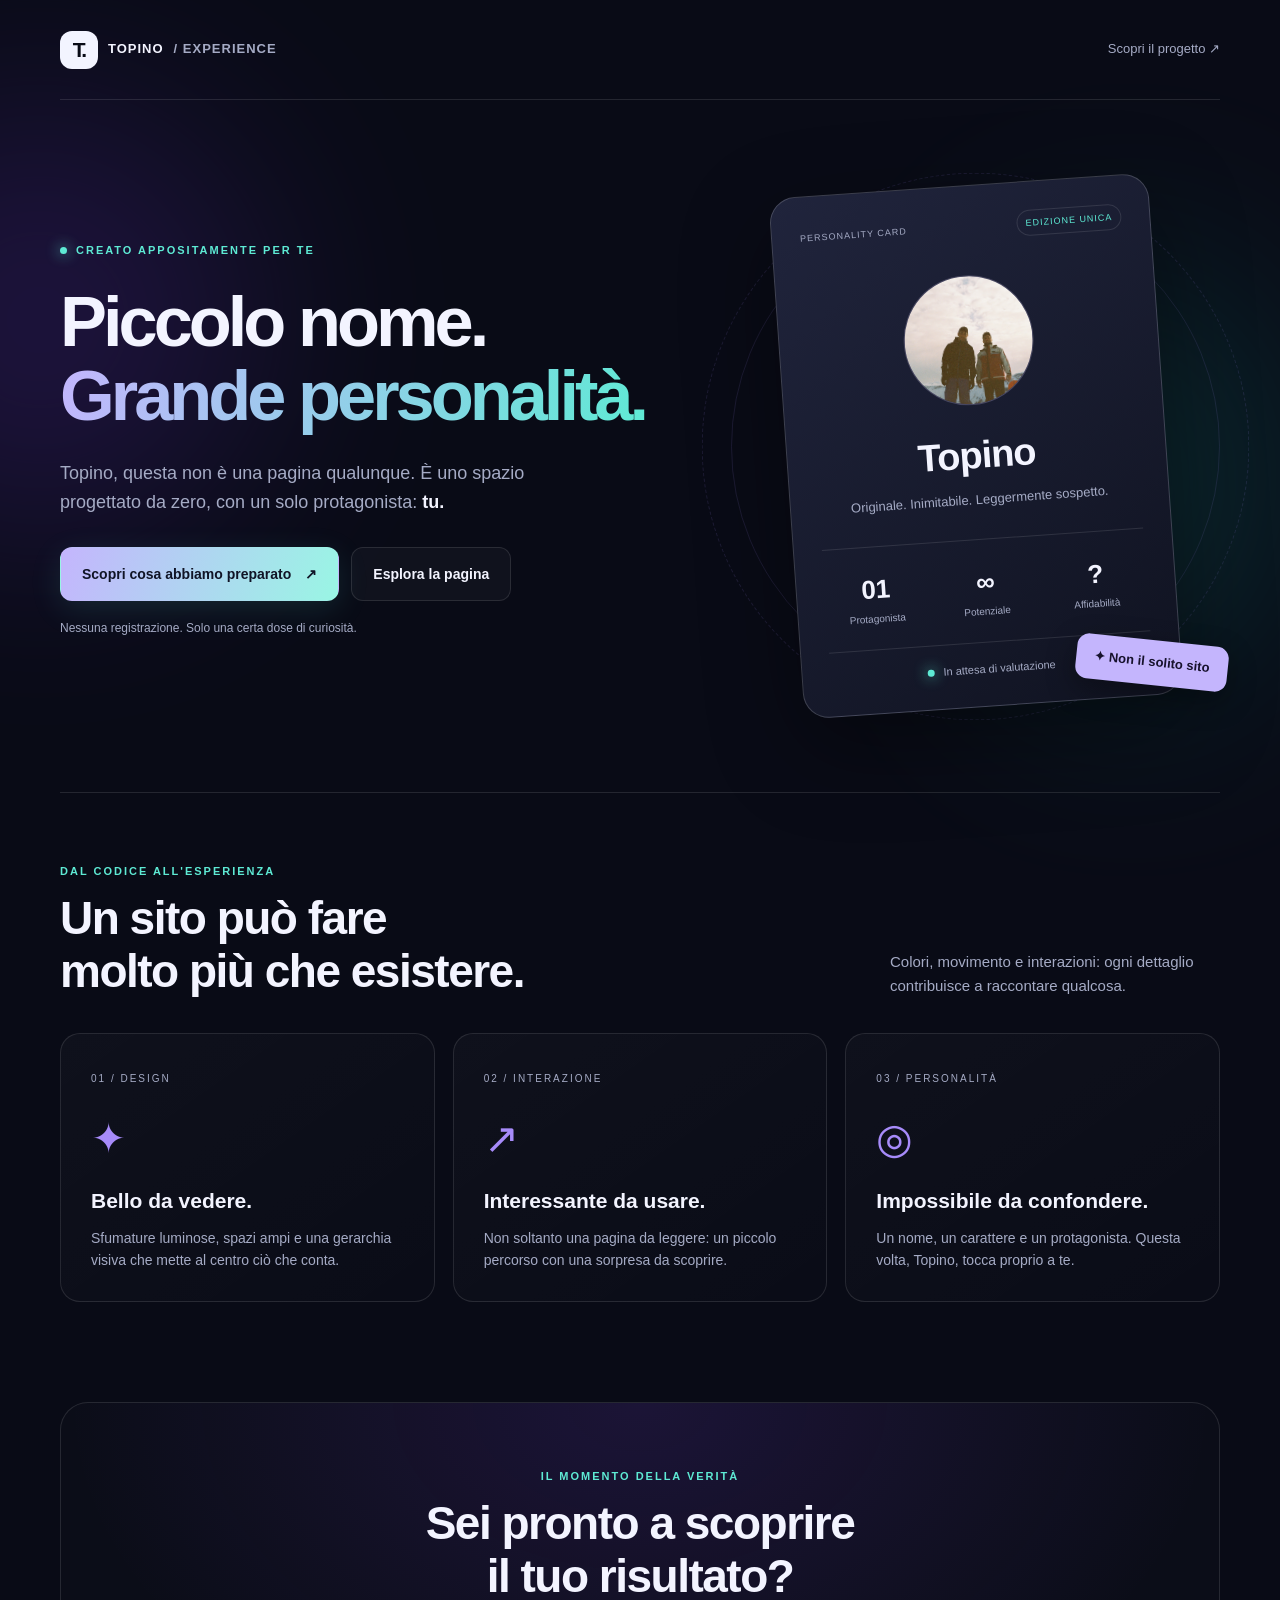
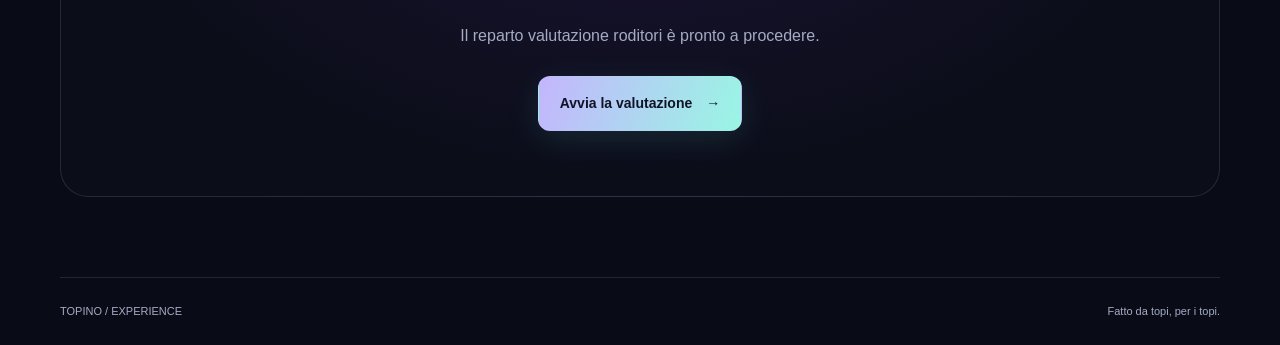
<file: index.html>
<!DOCTYPE html>
<html lang="it">
<head>
  <meta charset="UTF-8">
  <meta name="viewport" content="width=device-width, initial-scale=1.0">

  <title>Topino — Un piccolo sito, una grande sorpresa</title>
  <meta
    name="description"
    content="Un'esperienza digitale creata apposta per Topino."
  >
  <meta name="theme-color" content="#090b16">

  <link rel="stylesheet" href="./style.css">
  <script src="./script.js" defer></script>
</head>

<body>
  <div class="luce luce-uno" aria-hidden="true"></div>
  <div class="luce luce-due" aria-hidden="true"></div>

  <header class="barra contenitore">
    <a class="logo" href="#" aria-label="Topino, pagina iniziale">
      <span class="logo-icona" aria-hidden="true">T.</span>
      TOPINO<span class="logo-extra">/ EXPERIENCE</span>
    </a>

    <a class="link-menu" href="#esperienza">
      Scopri il progetto <span aria-hidden="true">↗</span>
    </a>
  </header>

  <main>
    <section class="hero contenitore" aria-labelledby="titolo">
      <div class="hero-testo">
        <p class="etichetta">
          <span class="punto" aria-hidden="true"></span>
          CREATO APPOSITAMENTE PER TE
        </p>

        <h1 id="titolo">
          Piccolo nome.<br>
          <span class="testo-sfumato">Grande personalità.</span>
        </h1>

        <p class="introduzione">
          Topino, questa non è una pagina qualunque.
          È uno spazio progettato da zero, con un solo protagonista:
          <strong>tu.</strong>
        </p>

        <div class="azioni">
          <button class="pulsante principale" id="avvia" type="button">
            Scopri cosa abbiamo preparato
            <span aria-hidden="true">↗</span>
          </button>

          <a class="pulsante secondario" href="#esperienza">
            Esplora la pagina
          </a>
        </div>

        <p class="nota">Nessuna registrazione. Solo una certa dose di curiosità.</p>
      </div>

      <div class="hero-visuale">
        <div class="orbita orbita-uno" aria-hidden="true"></div>
        <div class="orbita orbita-due" aria-hidden="true"></div>

        <article class="profilo">
          <div class="profilo-testata">
            <span>PERSONALITY CARD</span>
            <span class="badge">EDIZIONE UNICA</span>
          </div>

          <div class="avatar">
            <img
              src="./IMG_20201014_103145_779.jpg"
              alt="Foto di Topino"
              width="130"
              height="130"
            >
          </div>
          
          <h2>Topino</h2>
          <p>Originale. Inimitabile. Leggermente sospetto.</p>

          <div class="profilo-dati">
            <div>
              <strong>01</strong>
              <span>Protagonista</span>
            </div>
            <div>
              <strong>∞</strong>
              <span>Potenziale</span>
            </div>
            <div>
              <strong>?</strong>
              <span>Affidabilità</span>
            </div>
          </div>

          <div class="profilo-footer">
            <span class="punto" aria-hidden="true"></span>
            In attesa di valutazione
          </div>
        </article>

        <span class="cartellino" aria-hidden="true">
          ✦ Non il solito sito
        </span>
      </div>
    </section>

    <section class="esperienza contenitore" id="esperienza">
      <div class="titolo-sezione">
        <div>
          <p class="etichetta">DAL CODICE ALL'ESPERIENZA</p>
          <h2>Un sito può fare<br>molto più che esistere.</h2>
        </div>

        <p>
          Colori, movimento e interazioni:
          ogni dettaglio contribuisce a raccontare qualcosa.
        </p>
      </div>

      <div class="griglia">
        <article class="scheda">
          <span class="numero">01 / DESIGN</span>
          <div class="simbolo" aria-hidden="true">✦</div>
          <h3>Bello da vedere.</h3>
          <p>
            Sfumature luminose, spazi ampi e una gerarchia visiva
            che mette al centro ciò che conta.
          </p>
        </article>

        <article class="scheda">
          <span class="numero">02 / INTERAZIONE</span>
          <div class="simbolo" aria-hidden="true">↗</div>
          <h3>Interessante da usare.</h3>
          <p>
            Non soltanto una pagina da leggere:
            un piccolo percorso con una sorpresa da scoprire.
          </p>
        </article>

        <article class="scheda">
          <span class="numero">03 / PERSONALITÀ</span>
          <div class="simbolo" aria-hidden="true">◎</div>
          <h3>Impossibile da confondere.</h3>
          <p>
            Un nome, un carattere e un protagonista.
            Questa volta, Topino, tocca proprio a te.
          </p>
        </article>
      </div>
    </section>

    <section class="invito contenitore">
      <p class="etichetta">IL MOMENTO DELLA VERITÀ</p>
      <h2>Sei pronto a scoprire<br>il tuo risultato?</h2>
      <p>Il reparto valutazione roditori è pronto a procedere.</p>

      <button class="pulsante principale" id="avvia-secondario" type="button">
        Avvia la valutazione <span aria-hidden="true">→</span>
      </button>
    </section>
  </main>

  <footer class="contenitore footer">
    <span>TOPINO / EXPERIENCE</span>
    <span>Fatto da topi, per i topi.</span>
  </footer>

  <dialog id="sorpresa" aria-labelledby="titolo-dialogo">
    <button
      class="chiudi"
      id="chiudi"
      type="button"
      aria-label="Chiudi la finestra"
    >×</button>

    <div id="caricamento">
      <p class="etichetta">TOPINO ANALYSIS LAB</p>
      <h2 id="titolo-dialogo">Analisi in corso.</h2>
      <p id="stato" role="status">Preparazione della valutazione…</p>

      <div
        class="traccia"
        id="progresso"
        role="progressbar"
        aria-label="Avanzamento della valutazione"
        aria-valuemin="0"
        aria-valuemax="100"
        aria-valuenow="0"
      >
        <div id="barra-progresso"></div>
      </div>

      <p class="nota">Procedura altamente poco scientifica.</p>
    </div>

    <div id="risultato" hidden>
      <div class="emoji-risultato" aria-hidden="true">🏆🐭</div>
      <p class="etichetta">VALUTAZIONE COMPLETATA</p>
      <h2 id="titolo-risultato" tabindex="-1">
        Sei un<br><span class="testo-sfumato"> Topino.</span>
      </h2>

      <p class="messaggio">
        Sembrerebbe che creare un sito è più che fattibile…
      </p>

      <div class="verdetto">
        <span>Verdetto finale</span>
        <strong>100% Topino. 0% possibilità di scampo.</strong>
      </div>

      <button class="pulsante principale" id="coriandoli" type="button">
        daje 🎉
      </button>
    </div>
  </dialog>

  <div id="festa" aria-hidden="true"></div>
</body>
</html>
</file>
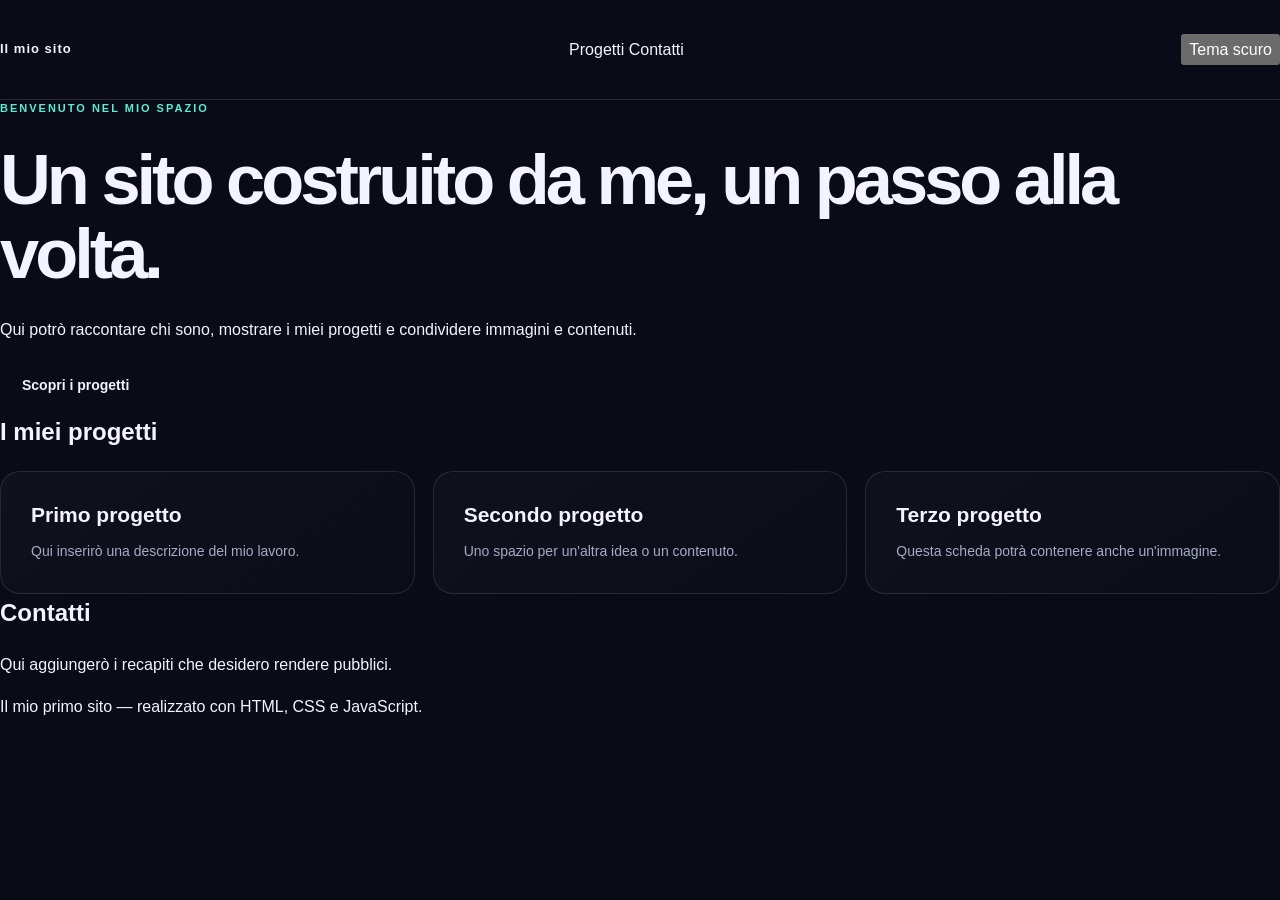
<file: site.html>
<!DOCTYPE html>
<html lang="it">
<head>
  <meta charset="UTF-8">
  <meta name="viewport" content="width=device-width, initial-scale=1.0">

  <title>Il mio primo sito</title>
  <meta name="description" content="Presentazione e progetti del mio sito.">

  <link rel="stylesheet" href="./style.css">
  <script src="./script.js" defer></script>
</head>

<body>
  <header class="barra">
    <a class="logo" href="#">Il mio sito</a>

    <nav aria-label="Navigazione principale">
      <a href="#progetti">Progetti</a>
      <a href="#contatti">Contatti</a>
    </nav>

    <button id="tema" type="button" aria-pressed="false">
      Tema scuro
    </button>
  </header>

  <main>
    <section class="presentazione">
      <p class="etichetta">BENVENUTO NEL MIO SPAZIO</p>
      <h1>Un sito costruito da me, un passo alla volta.</h1>
      <p>
        Qui potrò raccontare chi sono, mostrare i miei progetti
        e condividere immagini e contenuti.
      </p>
      <a class="pulsante" href="#progetti">Scopri i progetti</a>
    </section>

    <section id="progetti" class="sezione">
      <h2>I miei progetti</h2>

      <div class="griglia">
        <article class="scheda">
          <h3>Primo progetto</h3>
          <p>Qui inserirò una descrizione del mio lavoro.</p>
        </article>

        <article class="scheda">
          <h3>Secondo progetto</h3>
          <p>Uno spazio per un'altra idea o un contenuto.</p>
        </article>

        <article class="scheda">
          <h3>Terzo progetto</h3>
          <p>Questa scheda potrà contenere anche un'immagine.</p>
        </article>
      </div>
    </section>

    <section id="contatti" class="sezione">
      <h2>Contatti</h2>
      <p>Qui aggiungerò i recapiti che desidero rendere pubblici.</p>
    </section>
  </main>

  <footer>
    <p>Il mio primo sito — realizzato con HTML, CSS e JavaScript.</p>
  </footer>
</body>
</html>
</file>
<file: style.css>
:root {
  color-scheme: dark;
  --sfondo: #090b16;
  --testo: #f3f4ff;
  --secondario: #a5abc5;
  --bordo: rgba(255, 255, 255, 0.11);
  --viola: #a78bfa;
  --verde: #5eead4;
}

* {
  box-sizing: border-box;
}

html {
  scroll-behavior: smooth;
}

body {
  margin: 0;
  background: var(--sfondo);
  color: var(--testo);
  font-family: "Segoe UI", Arial, sans-serif;
  line-height: 1.6;
  overflow-x: hidden;
}

body.modale-aperto {
  overflow: hidden;
}

button,
a {
  -webkit-tap-highlight-color: transparent;
}

button {
  font: inherit;
}

a {
  color: inherit;
  text-decoration: none;
}

button:focus-visible,
a:focus-visible {
  outline: 3px solid var(--verde);
  outline-offset: 5px;
}

[hidden] {
  display: none !important;
}

.contenitore {
  width: min(1160px, calc(100% - 48px));
  margin-inline: auto;
}

.luce {
  position: absolute;
  z-index: -1;
  width: 440px;
  height: 440px;
  border-radius: 50%;
  filter: blur(110px);
  opacity: 0.18;
  pointer-events: none;
}

.luce-uno {
  top: 100px;
  left: -180px;
  background: #7c3aed;
}

.luce-due {
  top: 260px;
  right: 0;
  background: #14b8a6;
  width: 300px;
}

.barra {
  min-height: 100px;
  display: flex;
  justify-content: space-between;
  align-items: center;
  gap: 20px;
  border-bottom: 1px solid var(--bordo);
}

.logo {
  display: flex;
  align-items: center;
  gap: 10px;
  font-weight: 800;
  font-size: 13px;
  letter-spacing: 1px;
}

.logo-icona {
  display: grid;
  place-items: center;
  width: 38px;
  height: 38px;
  background: var(--testo);
  color: var(--sfondo);
  border-radius: 12px;
  font-size: 21px;
  letter-spacing: -2px;
}

.logo-extra,
.link-menu {
  color: var(--secondario);
}

.link-menu {
  font-size: 13px;
}

.hero {
  display: grid;
  grid-template-columns: 1.25fr 1fr;
  align-items: center;
  gap: 60px;
  min-height: 690px;
  padding-block: 85px;
}

.etichetta {
  display: flex;
  align-items: center;
  gap: 9px;
  font-size: 11px;
  font-weight: 700;
  letter-spacing: 2px;
  color: var(--verde);
}

.punto {
  display: inline-block;
  width: 7px;
  height: 7px;
  flex-shrink: 0;
  background: var(--verde);
  border-radius: 50%;
  box-shadow: 0 0 14px var(--verde);
}

h1,
h2,
h3,
p {
  margin-top: 0;
}

h1 {
  font-size: clamp(46px, 5.5vw, 76px);
  letter-spacing: -4px;
  line-height: 1.06;
  margin-block: 25px;
}

.testo-sfumato {
  background: linear-gradient(110deg, #c4b5fd, #5eead4);
  background-clip: text;
  -webkit-background-clip: text;
  color: transparent;
}

.introduzione {
  max-width: 490px;
  color: var(--secondario);
  font-size: 18px;
}

.introduzione strong {
  color: var(--testo);
}

.azioni {
  display: flex;
  flex-wrap: wrap;
  gap: 12px;
  margin-top: 30px;
}

.pulsante {
  display: inline-flex;
  justify-content: center;
  align-items: center;
  gap: 14px;
  padding: 15px 21px;
  border: 1px solid transparent;
  border-radius: 12px;
  font-size: 14px;
  font-weight: 700;
  cursor: pointer;
  transition: transform 0.2s, box-shadow 0.2s, border-color 0.2s;
}

.pulsante:hover {
  transform: translateY(-3px);
}

.principale {
  background: linear-gradient(110deg, #c4b5fd, #99f6e4);
  color: #101426;
  box-shadow: 0 8px 32px rgba(94, 234, 212, 0.12);
}

.principale:hover {
  box-shadow: 0 12px 35px rgba(94, 234, 212, 0.22);
}

.secondario {
  background: rgba(255, 255, 255, 0.03);
  border-color: var(--bordo);
  color: var(--testo);
}

.nota {
  font-size: 12px;
  color: var(--secondario);
  margin-top: 18px;
}

.hero-visuale {
  position: relative;
  display: grid;
  place-items: center;
  min-width: 0;
}

.profilo {
  position: relative;
  width: 100%;
  max-width: 380px;
  padding: 28px;
  background: linear-gradient(145deg, #20243c, #101321);
  border: 1px solid rgba(255, 255, 255, 0.17);
  border-radius: 26px;
  box-shadow: 0 30px 90px rgba(0, 0, 0, 0.4);
  text-align: center;
  transform: rotate(-4deg);
  animation: galleggia 6s ease-in-out infinite;
}

.profilo-testata {
  display: flex;
  justify-content: space-between;
  align-items: center;
  gap: 10px;
  font-size: 9px;
  letter-spacing: 1px;
  color: var(--secondario);
}

.badge {
  padding: 5px 8px;
  border: 1px solid var(--bordo);
  border-radius: 20px;
  color: var(--verde);
}

.avatar {
  display: grid;
  place-items: center;
  width: 130px;
  height: 130px;
  margin: 35px auto 20px;
  font-size: 74px;
  background: radial-gradient(circle, #494070, #25283d);
  border: 1px solid var(--bordo);
  border-radius: 50%;
}

.profilo h2 {
  font-size: 38px;
  letter-spacing: -1px;
  margin-bottom: 4px;
}

.profilo > p {
  font-size: 13px;
  color: var(--secondario);
}

.profilo-dati {
  display: grid;
  grid-template-columns: repeat(3, 1fr);
  gap: 8px;
  margin-top: 28px;
  padding-block: 22px;
  border-top: 1px solid var(--bordo);
  border-bottom: 1px solid var(--bordo);
}

.profilo-dati strong,
.profilo-dati span {
  display: block;
}

.profilo-dati strong {
  font-size: 26px;
}

.profilo-dati span {
  font-size: 10px;
  color: var(--secondario);
}

.profilo-footer {
  margin-top: 18px;
  font-size: 11px;
  color: var(--secondario);
}

.profilo-footer .punto {
  margin-right: 6px;
}

.orbita {
  position: absolute;
  width: 100%;
  aspect-ratio: 1;
  border: 1px solid rgba(167, 139, 250, 0.12);
  border-radius: 50%;
  pointer-events: none;
}

.orbita-due {
  transform: scale(1.12);
  border-style: dashed;
}

.cartellino {
  position: absolute;
  bottom: 22px;
  right: -8px;
  padding: 12px 18px;
  background: #c4b5fd;
  color: #17122c;
  border-radius: 12px;
  font-size: 13px;
  font-weight: 700;
  transform: rotate(6deg);
  box-shadow: 0 10px 30px #0005;
}

.esperienza {
  padding-block: 70px;
  border-top: 1px solid var(--bordo);
}

.titolo-sezione {
  display: flex;
  justify-content: space-between;
  align-items: flex-end;
  gap: 40px;
  margin-bottom: 35px;
}

.titolo-sezione h2,
.invito h2 {
  font-size: clamp(30px, 4vw, 46px);
  line-height: 1.15;
  letter-spacing: -1.5px;
  margin-bottom: 0;
}

.titolo-sezione > p {
  max-width: 330px;
  color: var(--secondario);
  font-size: 15px;
  margin-bottom: 0;
}

.griglia {
  display: grid;
  grid-template-columns: repeat(3, 1fr);
  gap: 18px;
}

.scheda {
  padding: 30px;
  border: 1px solid var(--bordo);
  border-radius: 20px;
  background: linear-gradient(145deg, #ffffff07, #ffffff02);
  transition: transform 0.25s, border-color 0.25s;
}

.scheda:hover {
  transform: translateY(-7px);
  border-color: #a78bfa66;
}

.numero {
  color: var(--secondario);
  font-size: 10px;
  letter-spacing: 2px;
}

.simbolo {
  font-size: 42px;
  color: var(--viola);
  margin-block: 16px;
}

.scheda h3 {
  font-size: 21px;
  line-height: 1.25;
  margin-bottom: 12px;
}

.scheda p {
  color: var(--secondario);
  font-size: 14px;
  margin-bottom: 0;
}

.invito {
  padding: 65px 24px;
  margin-block: 30px 80px;
  border: 1px solid var(--bordo);
  border-radius: 28px;
  text-align: center;
  background:
    radial-gradient(ellipse at top, #7c3aed24, transparent 70%),
    #ffffff03;
}

.invito .etichetta {
  justify-content: center;
}

.invito > p:not(.etichetta) {
  color: var(--secondario);
  margin-block: 20px 28px;
}

.footer {
  display: flex;
  justify-content: space-between;
  gap: 20px;
  padding-block: 25px;
  border-top: 1px solid var(--bordo);
  color: var(--secondario);
  font-size: 11px;
}

dialog {
  width: min(550px, calc(100% - 32px));
  max-height: calc(100dvh - 40px);
  padding: 55px 35px 35px;
  background: #14182b;
  color: var(--testo);
  border: 1px solid #ffffff26;
  border-radius: 25px;
  box-shadow: 0 30px 120px #0008;
  text-align: center;
  overflow-y: auto;
}

dialog::backdrop {
  background: #050713cc;
  backdrop-filter: blur(10px);
}

dialog .etichetta {
  justify-content: center;
}

dialog h2 {
  font-size: clamp(28px, 5vw, 38px);
  line-height: 1.15;
  letter-spacing: -1px;
}

.chiudi {
  position: absolute;
  top: 12px;
  right: 15px;
  width: 36px;
  height: 36px;
  background: transparent;
  border: 0;
  border-radius: 8px;
  color: var(--secondario);
  font-size: 28px;
  cursor: pointer;
}

#stato {
  min-height: 48px;
  color: var(--secondario);
}

.traccia {
  height: 8px;
  margin-top: 25px;
  background: #ffffff12;
  border-radius: 10px;
  overflow: hidden;
}

#barra-progresso {
  width: 0;
  height: 100%;
  background: linear-gradient(90deg, var(--viola), var(--verde));
  transition: width 0.45s ease;
}

.emoji-risultato {
  font-size: 52px;
  margin-bottom: 15px;
}

.messaggio {
  color: var(--secondario);
}

.messaggio strong {
  color: var(--testo);
}

.verdetto {
  padding: 18px;
  margin-block: 25px;
  background: #ffffff05;
  border: 1px solid var(--bordo);
  border-radius: 14px;
}

.verdetto span,
.verdetto strong {
  display: block;
}

.verdetto span {
  color: var(--secondario);
  font-size: 12px;
  margin-bottom: 6px;
}

.verdetto strong {
  color: var(--verde);
  font-size: 15px;
}

#festa {
  position: fixed;
  inset: 0;
  overflow: hidden;
  pointer-events: none;
}

/* L'effetto rimane sopra la finestra di dialogo aperta. */
dialog #festa {
  position: fixed;
}

.coriandolo {
  position: absolute;
  top: -25px;
  width: 9px;
  height: 15px;
  border-radius: 2px;
  animation: caduta var(--durata) linear forwards;
}

@keyframes galleggia {
  0%, 100% {
    transform: translateY(0) rotate(-4deg);
  }
  50% {
    transform: translateY(-12px) rotate(-2deg);
  }
}

@keyframes caduta {
  to {
    transform: translate(var(--spostamento), 110vh) rotate(720deg);
  }
}

@media (max-width: 850px) {
  .hero {
    grid-template-columns: 1fr;
    gap: 65px;
    padding-block: 60px 80px;
  }

  .hero-testo {
    max-width: 650px;
  }

  .hero-visuale {
    width: min(380px, 90%);
    margin-inline: auto;
  }

  .titolo-sezione {
    display: block;
  }

  .titolo-sezione > p {
    margin-top: 20px;
  }

  .griglia {
    grid-template-columns: 1fr;
  }
}

@media (max-width: 480px) {
  .contenitore {
    width: calc(100% - 32px);
  }

  .barra {
    min-height: 80px;
  }

  .logo-extra {
    display: none;
  }

  .link-menu {
    font-size: 11px;
  }

  h1 {
    letter-spacing: -2px;
  }

  .introduzione {
    font-size: 16px;
  }

  .azioni {
    flex-direction: column;
  }

  .profilo {
    padding: 22px;
  }

  .footer {
    flex-direction: column;
    gap: 8px;
  }

  dialog {
    padding-inline: 22px;
  }
}

@media (prefers-reduced-motion: reduce) {
  html {
    scroll-behavior: auto;
  }

  *,
  *::before,
  *::after {
    animation: none !important;
    transition: none !important;

    
  }
}

/* Foto nella scheda di Topino */
.avatar {
  overflow: hidden;
}

.avatar img {
  display: block;
  width: 100%;
  height: 100%;
  object-fit: cover;
  object-position: center;
}
</file>
